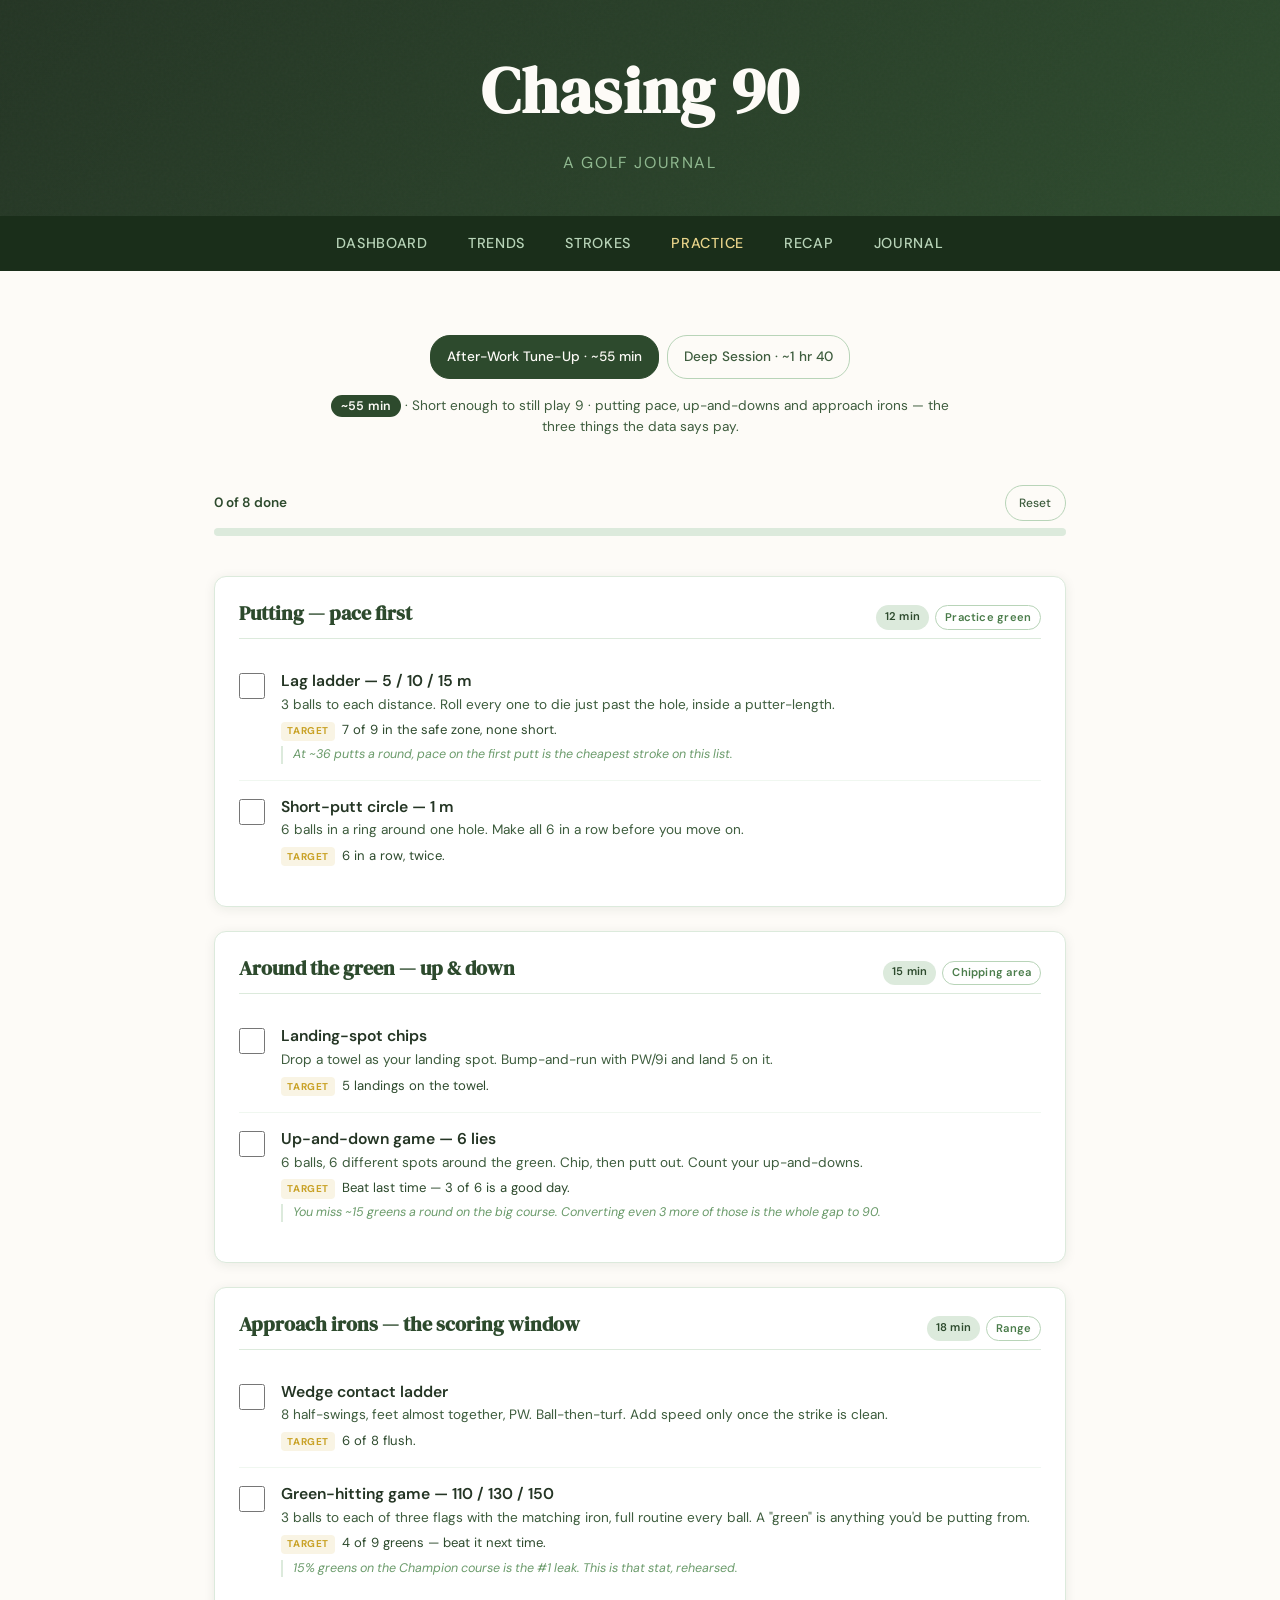
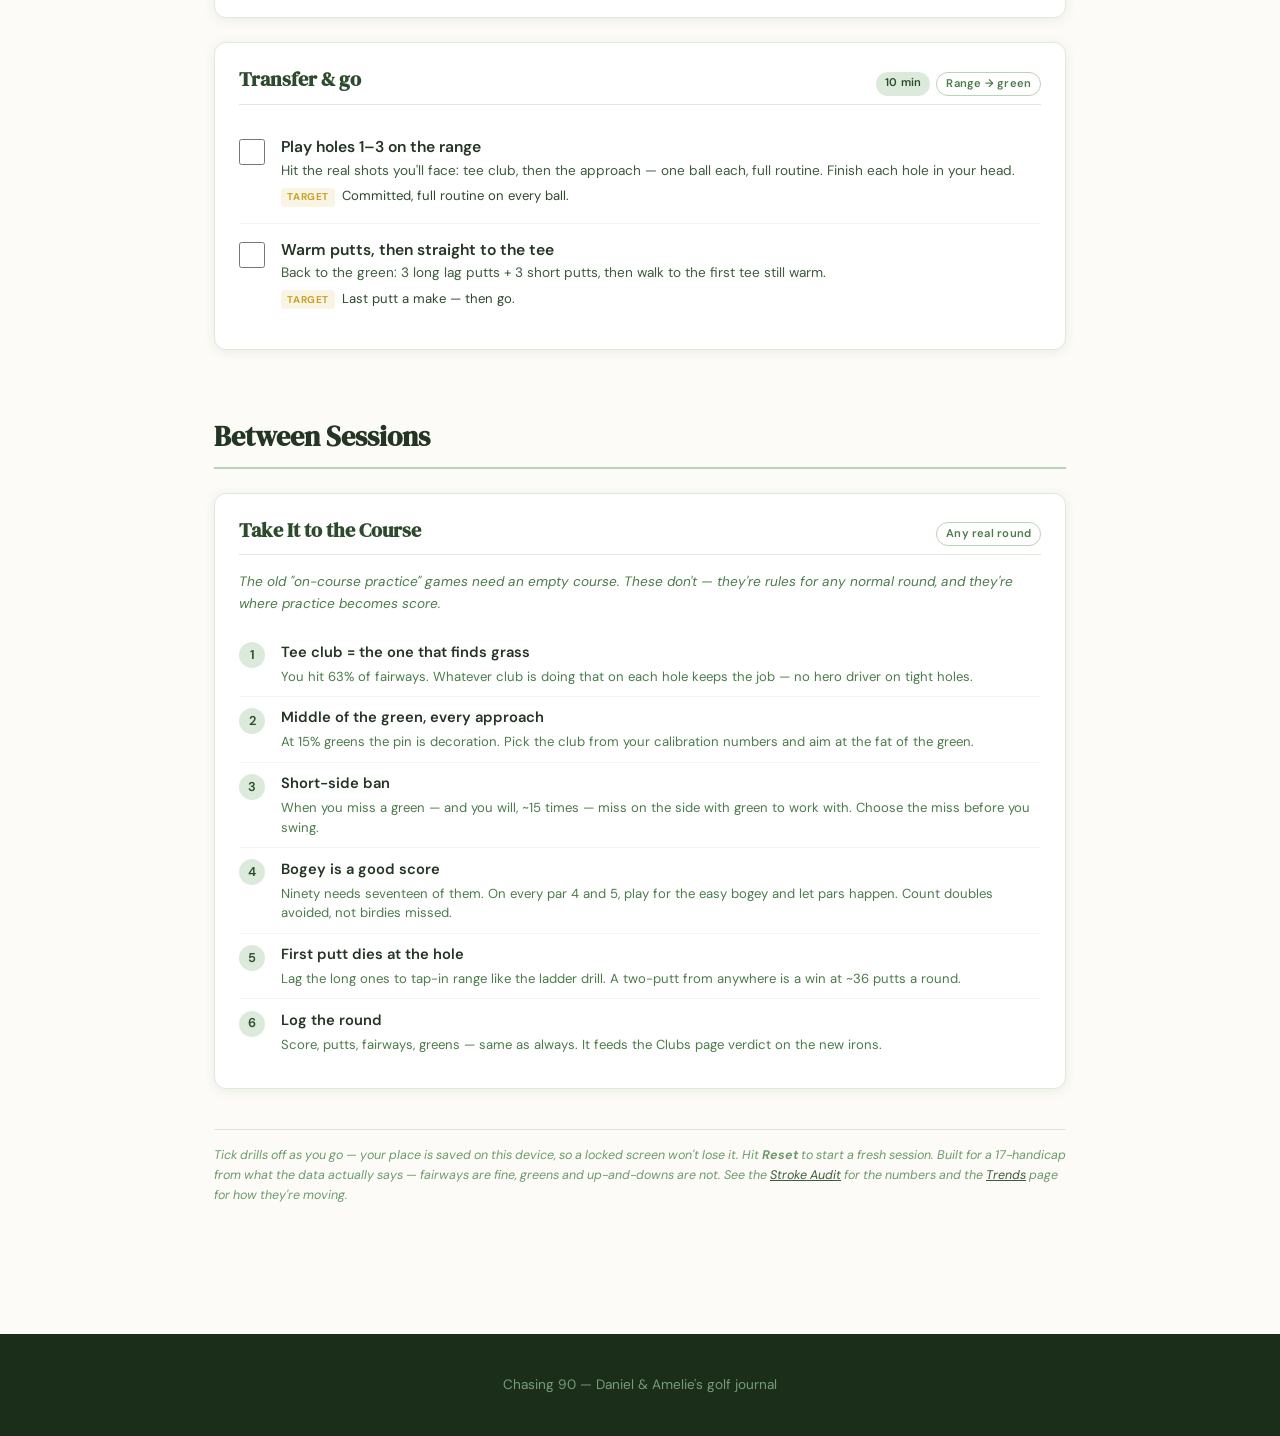
<file: practice.html>
<!DOCTYPE html>
<html lang="en">
<head>
    <meta charset="UTF-8">
    <meta name="viewport" content="width=device-width, initial-scale=1.0">
    <meta name="robots" content="noindex, nofollow">
    <title>Chasing 90 — Practice</title>

    <link rel="preconnect" href="https://fonts.googleapis.com">
    <link rel="preconnect" href="https://fonts.gstatic.com" crossorigin>
    <link href="https://fonts.googleapis.com/css2?family=DM+Sans:wght@400;500;600&family=DM+Serif+Display&display=swap" rel="stylesheet">

    <link rel="stylesheet" href="css/styles.css">
</head>
<body>

    <header>
        <h1 class="site-title">Chasing 90</h1>
        <p class="site-subtitle">A golf journal</p>
    </header>

    <nav>
        <a href="index.html">Dashboard</a>
        <a href="trends.html">Trends</a>
        <a href="strokes.html">Strokes</a>
        <a href="practice.html" class="active">Practice</a>
        <a href="recap.html">Recap</a>
        <a href="journal.html">Journal</a>
    </nav>

    <main>
        <div class="course-switch">
            <div class="course-tabs routine-toggle">
                <button class="course-tab" data-view="short" onclick="setRoutineView('short')">After-Work Tune-Up · ~55 min</button>
                <button class="course-tab" data-view="long" onclick="setRoutineView('long')">Deep Session · ~1 hr 40</button>
            </div>
            <p class="routine-meta" id="routine-meta"></p>
        </div>

        <div class="focus-bar" id="focus-bar"></div>

        <section id="routine">
            <div class="routine-progress" id="routine-progress"></div>
            <div id="routine-blocks">
                <p class="loading">Loading routine...</p>
            </div>
        </section>

        <section id="transfer">
            <h2 class="section-title">Between Sessions</h2>
            <div id="round-rules"></div>
            <p class="routine-footnote">
                Tick drills off as you go — your place is saved on this device, so a locked screen won't lose it.
                Hit <strong>Reset</strong> to start a fresh session. Built for a 17-handicap from what the data
                actually says — fairways are fine, greens and up-and-downs are not. See the
                <a href="strokes.html">Stroke Audit</a> for the numbers and the <a href="trends.html">Trends</a> page
                for how they're moving.
            </p>
        </section>
    </main>

    <footer>
        <p>Chasing 90 — Daniel &amp; Amelie's golf journal</p>
    </footer>

    <script src="js/practice.js"></script>

</body>
</html>
</file>
<file: css/styles.css>
/* ========================================
   CSS VARIABLES - Core design tokens
   ======================================== */
:root {
    --green-900: #1a2e1a;
    --green-800: #243524;
    --green-700: #2d4a2d;
    --green-600: #3d5c3d;
    --green-500: #4a7c4a;
    --green-400: #6b9b6b;
    --green-300: #8fb88f;
    --green-200: #b8d4b8;
    --green-100: #dceadc;
    --green-50: #f0f7f0;

    --cream: #fdfbf7;
    --gold: #c9a227;
    --gold-light: #e8d48a;
    --daniel: #4a6fa5;
    --amelie: #4a7c4a;

    --font-display: 'DM Serif Display', Georgia, serif;
    --font-body: 'DM Sans', -apple-system, sans-serif;

    --space-xs: 0.5rem;
    --space-sm: 1rem;
    --space-md: 1.5rem;
    --space-lg: 2.5rem;
    --space-xl: 4rem;
}

/* ========================================
   RESET & BASE STYLES
   ======================================== */
*, *::before, *::after {
    box-sizing: border-box;
    margin: 0;
    padding: 0;
}

html { scroll-behavior: smooth; }

body {
    font-family: var(--font-body);
    background-color: var(--cream);
    color: var(--green-900);
    line-height: 1.6;
    min-height: 100vh;
}

/* ========================================
   HEADER
   ======================================== */
header {
    background: linear-gradient(135deg, var(--green-800) 0%, var(--green-700) 100%);
    padding: var(--space-lg) var(--space-md);
    text-align: center;
    position: relative;
    overflow: hidden;
}

header::before {
    content: '';
    position: absolute;
    top: 0; left: 0; right: 0; bottom: 0;
    background-image: url("data:image/svg+xml,%3Csvg viewBox='0 0 100 100' xmlns='http://www.w3.org/2000/svg'%3E%3Cfilter id='noise'%3E%3CfeTurbulence type='fractalNoise' baseFrequency='0.8' numOctaves='4' stitchTiles='stitch'/%3E%3C/filter%3E%3Crect width='100%25' height='100%25' filter='url(%23noise)'/%3E%3C/svg%3E");
    opacity: 0.03;
    pointer-events: none;
}

.site-title {
    font-family: var(--font-display);
    font-size: clamp(2.5rem, 8vw, 4rem);
    color: var(--cream);
    letter-spacing: 0.02em;
    position: relative;
}

.site-subtitle {
    color: var(--green-300);
    font-size: 1rem;
    margin-top: var(--space-xs);
    font-weight: 400;
    letter-spacing: 0.1em;
    text-transform: uppercase;
}

/* ========================================
   NAVIGATION (with unit toggle)
   ======================================== */
nav {
    background: var(--green-900);
    padding: var(--space-sm) var(--space-md);
    display: flex;
    justify-content: center;
    align-items: center;
    gap: var(--space-lg);
    position: sticky;
    top: 0;
    z-index: 100;
    flex-wrap: wrap;
}

nav a {
    color: var(--green-200);
    text-decoration: none;
    font-weight: 500;
    font-size: 0.9rem;
    letter-spacing: 0.05em;
    text-transform: uppercase;
    transition: color 0.2s ease;
}

nav a:hover { color: var(--gold-light); }

/* ---- Imperial/Metric toggle button ---- */
.unit-toggle {
    background: var(--green-700);
    border: 1px solid var(--green-500);
    color: var(--green-200);
    padding: 0.3rem 0.75rem;
    border-radius: 20px;
    font-family: var(--font-body);
    font-size: 0.8rem;
    cursor: pointer;
    transition: background 0.2s ease, color 0.2s ease;
    letter-spacing: 0.03em;
}

.unit-toggle:hover {
    background: var(--green-600);
    color: var(--cream);
}

/* ========================================
   HERO STATS BANNER
   ======================================== */
.hero-stats {
    background: linear-gradient(135deg, var(--green-700) 0%, var(--green-600) 100%);
    padding: var(--space-md) var(--space-md);
}

.hero-stats-inner {
    max-width: 900px;
    margin: 0 auto;
    display: grid;
    grid-template-columns: 1fr 1fr;
    gap: var(--space-md);
}

.hero-player {
    display: flex;
    flex-direction: column;
    gap: var(--space-xs);
}

.hero-player-name {
    font-family: var(--font-display);
    font-size: 1.1rem;
    color: var(--cream);
}

.hero-player-stats {
    display: grid;
    grid-template-columns: repeat(3, 1fr);
    gap: var(--space-xs) var(--space-sm);
}

.hero-stat {
    text-align: center;
}

.hero-stat-value {
    font-size: 1.5rem;
    font-weight: 600;
    color: var(--cream);
    line-height: 1.1;
}

.hero-stat-label {
    font-size: 0.65rem;
    color: var(--green-300);
    text-transform: uppercase;
    letter-spacing: 0.05em;
}

.hero-stat-sub {
    font-size: 0.65rem;
    color: var(--green-200);
    line-height: 1.25;
    margin-top: 1px;
}

.hero-season {
    max-width: 900px;
    margin: 0 auto var(--space-sm);
    display: flex;
    flex-wrap: wrap;
    align-items: center;
    justify-content: space-between;
    gap: var(--space-xs) var(--space-sm);
}

.hero-season-label {
    font-size: 0.7rem;
    color: var(--green-200);
    text-transform: uppercase;
    letter-spacing: 0.08em;
}

.hero-season-label a { color: inherit; }
.hero-season-label a:hover { color: var(--cream); }

.hero-season-tabs {
    display: flex;
    gap: 4px;
}

.hero-season-tab {
    background: transparent;
    border: 1px solid var(--green-500);
    border-radius: 999px;
    padding: 2px 10px;
    font: inherit;
    font-size: 0.7rem;
    color: var(--green-200);
    cursor: pointer;
}

.hero-season-tab:hover { color: var(--cream); }

.hero-season-tab.active {
    background: var(--cream);
    border-color: var(--cream);
    color: var(--green-800);
}

@media (max-width: 600px) {
    .hero-stats-inner {
        grid-template-columns: 1fr;
        gap: var(--space-sm);
    }
    .hero-player-stats {
        gap: var(--space-xs);
    }
    .hero-stat-value {
        font-size: 1.3rem;
    }
}

/* ========================================
   JOURNAL PAGE
   ======================================== */
.site-title a {
    color: inherit;
    text-decoration: none;
}

/* ========================================
   BLOG POSTS
   ======================================== */
.blog-post {
    background: white;
    border-radius: 12px;
    padding: var(--space-md) var(--space-lg);
    margin-bottom: var(--space-md);
    box-shadow: 0 2px 12px rgba(26, 46, 26, 0.08);
    border: 1px solid var(--green-100);
    border-left: 4px solid var(--green-500);
}

.post-date {
    font-size: 0.8rem;
    color: var(--green-400);
    text-transform: uppercase;
    letter-spacing: 0.05em;
    margin-bottom: var(--space-xs);
}

.post-title {
    font-family: var(--font-display);
    font-size: 1.5rem;
    color: var(--green-800);
    margin-bottom: var(--space-sm);
}

.post-content { color: var(--green-700); line-height: 1.7; }
.post-content p { margin-bottom: var(--space-sm); }
.post-content p:last-child { margin-bottom: 0; }

.post-content img {
    max-width: 100%;
    border-radius: 8px;
    margin: var(--space-sm) 0;
    box-shadow: 0 2px 8px rgba(26, 46, 26, 0.1);
}

/* Cover image — centered and height-capped so it never crops.
   Works for portrait (vertical phone) and landscape photos alike. */
.post-cover {
    display: block;
    width: auto;
    max-width: 100%;
    max-height: 520px;
    margin: 0 auto var(--space-md);
    border-radius: 8px;
    box-shadow: 0 2px 8px rgba(26, 46, 26, 0.1);
}

@media (max-width: 600px) {
    .post-cover { max-height: 70vh; }
}

/* ========================================
   COMMENTS
   ======================================== */
.comments-section {
    margin-top: var(--space-md);
    padding-top: var(--space-md);
    border-top: 1px dashed var(--green-200);
}

.comments-heading {
    font-family: var(--font-display);
    font-size: 1.1rem;
    color: var(--green-700);
    margin-bottom: var(--space-sm);
}

.comment {
    background: var(--green-50);
    border-radius: 8px;
    padding: var(--space-sm);
    margin-bottom: var(--space-xs);
    border: 1px solid var(--green-100);
}

.comment-header {
    display: flex;
    justify-content: space-between;
    align-items: center;
    margin-bottom: 0.25rem;
    flex-wrap: wrap;
    gap: 0.25rem;
}

.comment-name {
    font-weight: 600;
    color: var(--green-800);
    font-size: 0.9rem;
}

.comment-date {
    font-size: 0.75rem;
    color: var(--green-400);
}

.comment-text {
    color: var(--green-700);
    font-size: 0.9rem;
    line-height: 1.5;
}

.no-comments {
    color: var(--green-400);
    font-style: italic;
    font-size: 0.9rem;
}

.leave-comment-btn {
    display: inline-block;
    margin-top: var(--space-sm);
    background: var(--green-600);
    color: var(--cream);
    padding: 0.5rem 1.25rem;
    border-radius: 8px;
    text-decoration: none;
    font-size: 0.85rem;
    font-weight: 500;
    transition: background 0.2s ease;
}

.leave-comment-btn:hover {
    background: var(--green-700);
}

@media (max-width: 600px) {
    .blog-post { padding: var(--space-md); }
}

.journal-recaps {
    display: flex;
    flex-wrap: wrap;
    justify-content: center;
    gap: var(--space-xs) var(--space-md);
    margin-bottom: var(--space-md);
}

.journal-recap-link {
    font-family: var(--font-display);
    font-size: 1.15rem;
    color: var(--green-700);
    text-decoration: none;
}

.journal-recap-link:hover { color: var(--green-500); text-decoration: underline; }

/* ========================================
   SEASON RECAP
   ======================================== */
.recap-opening {
    background: linear-gradient(135deg, var(--green-700) 0%, var(--green-600) 100%);
    color: var(--cream);
    padding: var(--space-lg) var(--space-md);
    text-align: center;
}

.recap-opening:empty { display: none; }

.recap-eyebrow {
    font-size: 0.75rem;
    letter-spacing: 0.1em;
    text-transform: uppercase;
    color: var(--green-200);
}

.recap-title {
    font-family: var(--font-display);
    font-size: clamp(1.5rem, 5vw, 2rem);
    font-weight: 400;
    line-height: 1.1;
    margin-top: var(--space-xs);
}

.recap-year {
    font-size: 1.1rem;
    letter-spacing: 0.15em;
    color: var(--gold-light);
}

.recap-lede {
    font-size: 1.15rem;
    margin-top: var(--space-sm);
}

.recap-opening-players {
    display: flex;
    flex-wrap: wrap;
    justify-content: center;
    gap: var(--space-sm) var(--space-lg);
    margin-top: var(--space-md);
}

.recap-opening-player {
    display: flex;
    flex-direction: column;
    gap: 0.1rem;
}

.recap-opening-name {
    font-family: var(--font-display);
    font-size: 1.25rem;
}

.recap-opening-stat {
    font-size: 0.85rem;
    color: var(--green-200);
}

.recap-opening-stat strong {
    font-size: 1.05rem;
    color: var(--cream);
}

.recap-intro {
    max-width: 640px;
    margin: var(--space-md) auto 0;
    font-size: 1rem;
    line-height: 1.6;
}

.recap-note p {
    color: var(--green-700);
    line-height: 1.7;
}

.recap-note p + p { margin-top: var(--space-xs); }

.recap-note .recap-note-pending {
    font-style: italic;
    color: var(--green-400);
}

.recap-story {
    margin-bottom: var(--space-sm);
    font-size: 1.05rem;
    line-height: 1.6;
    color: var(--green-700);
}

#recap-index-story { margin-bottom: var(--space-md); }

.recap-round-link {
    border: none;
    background: none;
    padding: 0;
    font: inherit;
    color: inherit;
    cursor: pointer;
    text-decoration: underline;
    text-decoration-color: var(--green-300);
    text-underline-offset: 2px;
}

.recap-round-link:hover { color: var(--green-500); }

.recap-best-who {
    font-size: 0.8rem;
    font-weight: 600;
}

.recap-best-score {
    font-family: var(--font-display);
    font-size: 3rem;
    line-height: 1.15;
    color: var(--green-800);
}

.recap-best-score span {
    font-family: var(--font-body);
    font-size: 1rem;
    color: var(--green-500);
}

.recap-best-when {
    font-size: 0.85rem;
    color: var(--green-600);
}

.recap-best-when .recap-round-link + .recap-round-link { margin-left: 0.4rem; }

.recap-best-gain {
    margin-top: var(--space-xs);
    font-size: 0.85rem;
    font-weight: 500;
    color: #7a5f00;
}

.recap-best-story {
    margin-top: var(--space-xs);
    font-size: 0.9rem;
    line-height: 1.55;
    color: var(--green-700);
}

.h2h-card h3 { margin-bottom: var(--space-xs); }

.h2h-names {
    display: flex;
    justify-content: space-between;
    gap: var(--space-xs);
    font-size: 0.9rem;
    font-weight: 600;
    color: var(--green-500);
}

.h2h-bar {
    display: flex;
    height: 26px;
    margin-top: 0.3rem;
    border-radius: 6px;
    overflow: hidden;
}

.h2h-seg {
    display: flex;
    align-items: center;
    justify-content: center;
    min-width: 1.4rem;
    font-size: 0.75rem;
    font-weight: 600;
}

.h2h-note {
    margin-top: var(--space-xs);
    font-size: 0.85rem;
    line-height: 1.5;
    color: var(--green-600);
}

.h2h-card { align-self: start; }

.h2h-toggle {
    margin-top: var(--space-xs);
    border: none;
    background: none;
    padding: 0.25rem 0;
    font: inherit;
    font-size: 0.85rem;
    font-weight: 500;
    color: var(--green-600);
    cursor: pointer;
}

.h2h-toggle:hover { color: var(--green-800); text-decoration: underline; }

.match-total { padding-right: 1.75rem; }  /* clear of the close button */
.match-total .big-score { white-space: nowrap; }
.match-table .match-after { opacity: 0.45; }
.match-status-row td { font-size: 0.75rem; font-weight: 600; }
.match-status-even { color: var(--green-400); }

/* Both players' scores read best side by side, so fit the whole nine on a phone without scrolling */
@media (max-width: 600px) {
    .scorecard-table-wrapper.match-table-wrapper { padding: var(--space-sm) 0.5rem; }
    .scorecard-table.match-table th,
    .scorecard-table.match-table td { padding: 0.3rem 0.05rem; font-size: 0.72rem; letter-spacing: 0; }
    .match-table .score-shape { width: 21px; height: 21px; font-size: 0.72rem; }
    .scorecard-table.match-table .match-status-row td { font-size: 0.65rem; }
}

.match-card-links {
    display: flex;
    flex-wrap: wrap;
    justify-content: center;
    gap: var(--space-xs) var(--space-md);
    margin-top: var(--space-sm);
    font-size: 0.85rem;
    color: var(--green-600);
}

.h2h-rows-note {
    margin-top: var(--space-xs);
    font-size: 0.78rem;
    font-style: italic;
    color: var(--green-400);
}

.h2h-rows { margin-top: var(--space-xs); font-size: 0.85rem; }
.h2h-rows td, .h2h-rows th { padding: 0.35rem 0.4rem; }
.h2h-winner { font-weight: 700; }

.h2h-result {
    font-size: 0.78rem;
    color: var(--green-500);
    white-space: nowrap;
}

.recap-footnote {
    margin-top: var(--space-sm);
    font-size: 0.78rem;
    font-style: italic;
    color: var(--green-400);
}

.recap-birdies-grid {
    display: grid;
    grid-template-columns: repeat(auto-fit, minmax(300px, 1fr));
    gap: var(--space-md);
}

.recap-birdie-total {
    margin-bottom: var(--space-xs);
    font-size: 0.95rem;
    color: var(--green-600);
}

.recap-table-wrap { overflow-x: auto; }

.recap-table {
    width: 100%;
    border-collapse: collapse;
    font-size: 0.9rem;
}

.recap-table th {
    padding: 0.4rem 0.5rem;
    border-bottom: 2px solid var(--green-200);
    text-align: left;
    font-size: 0.75rem;
    font-weight: 600;
    color: var(--green-500);
}

.recap-table td {
    padding: 0.5rem;
    border-bottom: 1px solid var(--green-100);
    vertical-align: top;
    color: var(--green-800);
}

.recap-hole-detail {
    font-size: 0.75rem;
    color: var(--green-500);
}

.recap-photos {
    column-count: 2;
    column-gap: var(--space-sm);
}

.recap-photo {
    display: block;
    break-inside: avoid;
    margin-bottom: var(--space-sm);
    text-decoration: none;
    color: var(--green-600);
    font-size: 0.8rem;
}

.recap-photo img {
    display: block;
    width: 100%;
    margin-bottom: 0.25rem;
    border-radius: 8px;
}

.recap-hook {
    margin-bottom: var(--space-md);
    font-family: var(--font-display);
    font-size: 1.5rem;
    line-height: 1.3;
    color: var(--green-800);
}

.recap-beat-table td:not(:first-child),
.recap-beat-table th:not(:first-child) { text-align: right; }

/* ========================================
   LATEST ROUND
   ======================================== */
.latest-head {
    display: flex;
    align-items: baseline;
    justify-content: space-between;
    gap: var(--space-xs);
    margin-bottom: var(--space-sm);
}

.latest-card h3 { margin-bottom: 0; }

.latest-date {
    font-size: 0.8rem;
    color: var(--green-400);
}

.latest-summary { margin-top: var(--space-sm); }

.latest-records {
    list-style: none;
    margin-top: var(--space-sm);
    padding: 0.5rem 0.75rem;
    background: #faf3dd;
    border-left: 3px solid var(--gold);
    font-size: 0.85rem;
    font-weight: 500;
    color: #3d2e00;
}

.latest-changes { margin-top: var(--space-sm); }

.latest-change {
    display: flex;
    align-items: center;
    gap: var(--space-xs);
    padding: 0.35rem 0;
    border-top: 1px solid var(--green-100);
    font-size: 0.85rem;
}

.latest-change-label {
    flex: 1;
    color: var(--green-600);
}

.latest-change-values {
    color: var(--green-500);
    white-space: nowrap;
}

.latest-change-values strong { color: var(--green-800); }

.latest-change-delta {
    min-width: 4.5rem;
    padding: 0.1rem 0.4rem;
    border-radius: 4px;
    font-size: 0.75rem;
    text-align: center;
    color: var(--green-400);
}

.hcp-round-link {
    cursor: pointer;
    text-decoration: underline;
    text-decoration-color: var(--green-300);
    text-underline-offset: 2px;
}

.hcp-round-link:hover { color: var(--green-800); }

.latest-note {
    margin-top: var(--space-sm);
    font-size: 0.8rem;
    font-style: italic;
    color: var(--green-400);
}

/* ========================================
   MAIN CONTENT CONTAINER
   ======================================== */
main {
    max-width: 900px;
    margin: 0 auto;
    padding: var(--space-xl) var(--space-md);
}

section { margin-bottom: var(--space-xl); }

.section-title {
    font-family: var(--font-display);
    font-size: 1.75rem;
    color: var(--green-800);
    margin-bottom: var(--space-md);
    padding-bottom: var(--space-xs);
    border-bottom: 2px solid var(--green-200);
}

/* ========================================
   GOALS SECTION (compact par-relative)
   ======================================== */
.goals-grid {
    display: grid;
    grid-template-columns: repeat(auto-fit, minmax(280px, 1fr));
    gap: var(--space-md);
}

.goal-card {
    background: white;
    border-radius: 12px;
    padding: var(--space-sm) var(--space-md);
    box-shadow: 0 2px 12px rgba(26, 46, 26, 0.08);
    border: 1px solid var(--green-100);
}

.goal-card-name {
    font-family: var(--font-display);
    font-size: 1.25rem;
    color: var(--green-700);
    margin-bottom: var(--space-xs);
}

.goal-row {
    display: flex;
    align-items: center;
    gap: var(--space-sm);
    padding: 0.4rem 0;
}

.goal-row + .goal-row {
    border-top: 1px solid var(--green-50);
}

.goal-label {
    font-size: 0.8rem;
    font-weight: 600;
    color: var(--green-500);
    text-transform: uppercase;
    letter-spacing: 0.04em;
    min-width: 52px;
    flex-shrink: 0;
}

.goal-score {
    font-size: 1.5rem;
    font-weight: 600;
    color: var(--green-800);
    line-height: 1;
    min-width: 44px;
}

.goal-bar-wrap {
    flex: 1;
    min-width: 0;
}

.goal-bar {
    background: var(--green-100);
    border-radius: 10px;
    height: 14px;
    overflow: hidden;
    position: relative;
}

.goal-bar-fill {
    height: 100%;
    background: linear-gradient(90deg, var(--green-600) 0%, var(--green-500) 100%);
    border-radius: 10px;
    transition: width 0.8s ease-out;
}

.goal-bar-labels {
    display: flex;
    justify-content: flex-end;
    font-size: 0.65rem;
    color: var(--green-400);
    margin-top: 1px;
}

.goal-meta {
    display: flex;
    justify-content: space-between;
    font-size: 0.75rem;
    color: var(--green-500);
    margin-top: 2px;
}

.goal-meta strong {
    color: var(--green-700);
}

.goal-detail {
    font-size: 0.75rem;
    color: var(--green-400);
    cursor: pointer;
    transition: color 0.2s ease;
}

.goal-detail:hover {
    color: var(--green-700);
    text-decoration: underline;
}

/* ========================================
   STATS SECTION
   ======================================== */
.stats-grid {
    display: grid;
    grid-template-columns: repeat(auto-fit, minmax(280px, 1fr));
    gap: var(--space-md);
}

.stats-card {
    background: white;
    border-radius: 12px;
    padding: var(--space-md);
    box-shadow: 0 2px 12px rgba(26, 46, 26, 0.08);
    border: 1px solid var(--green-100);
}

.stats-card h3 {
    font-family: var(--font-display);
    font-size: 1.25rem;
    color: var(--green-700);
    margin-bottom: var(--space-sm);
}

.summary-stats {
    display: grid;
    grid-template-columns: repeat(auto-fit, minmax(280px, 1fr));
    gap: var(--space-md);
    margin-bottom: var(--space-lg);
}

.summary-card {
    background: white;
    border-radius: 12px;
    padding: var(--space-md);
    box-shadow: 0 2px 12px rgba(26, 46, 26, 0.08);
    border: 1px solid var(--green-100);
}

.summary-card h3 {
    font-family: var(--font-display);
    font-size: 1.25rem;
    color: var(--green-700);
    margin-bottom: var(--space-sm);
    padding-bottom: var(--space-xs);
    border-bottom: 1px solid var(--green-100);
}

.stat-row {
    display: flex;
    justify-content: space-between;
    padding: 0.4rem 0;
    border-bottom: 1px solid var(--green-50);
}
.stat-row:last-child { border-bottom: none; }

.stat-label { color: var(--green-500); font-size: 0.9rem; }
.stat-value { color: var(--green-800); font-weight: 600; font-size: 0.9rem; }

.favorite-club {
    display: flex;
    align-items: center;
    gap: var(--space-xs);
    margin-top: var(--space-xs);
    padding-top: var(--space-xs);
    border-top: 1px dashed var(--green-200);
}
.favorite-club .stat-label { font-style: italic; }
.favorite-club .stat-value { color: var(--green-600); }

/* ========================================
   ROUND CARDS (now clickable for scorecard)
   ======================================== */
.rounds-list {
    display: flex;
    flex-direction: column;
    gap: var(--space-xs);
}

.round-card {
    background: var(--green-50);
    border-radius: 8px;
    padding: var(--space-sm);
    border: 1px solid var(--green-100);
    cursor: pointer;
    transition: background 0.2s ease, border-color 0.2s ease;
}

.round-card:hover {
    background: var(--green-100);
    border-color: var(--green-200);
}

/* Hint that appears on hover for rounds with scorecard data */
.round-card[data-has-scorecard="true"]::after {
    content: 'View scorecard \2192';
    display: block;
    font-size: 0.75rem;
    color: var(--green-400);
    margin-top: 0.4rem;
    opacity: 0;
    transition: opacity 0.2s ease;
}
.round-card[data-has-scorecard="true"]:hover::after { opacity: 1; }

.round-header {
    display: flex;
    justify-content: space-between;
    align-items: center;
    margin-bottom: var(--space-xs);
    flex-wrap: wrap;
    gap: var(--space-xs);
}

.round-date { font-weight: 600; color: var(--green-800); font-size: 0.9rem; }
.round-course { color: var(--green-600); font-size: 0.85rem; }
.round-tees { font-size: 0.8rem; color: var(--green-500); }

.round-score-row {
    display: flex;
    align-items: baseline;
    gap: var(--space-sm);
    margin-bottom: var(--space-xs);
}

.round-score { font-size: 1.75rem; font-weight: 600; color: var(--green-800); line-height: 1; }
.round-to-par { font-size: 1rem; color: var(--green-500); font-weight: 500; }

.round-stats { display: flex; gap: var(--space-md); font-size: 0.8rem; color: var(--green-600); }
.round-stat { display: flex; gap: 0.25rem; }
.round-stat-label { color: var(--green-400); }

.round-type-badge {
    display: inline-block;
    font-size: 0.7rem;
    font-weight: 600;
    text-transform: uppercase;
    letter-spacing: 0.04em;
    padding: 0.15em 0.5em;
    border-radius: 3px;
    background: var(--green-100);
    color: var(--green-600);
    border: 1px solid var(--green-300);
}

/* ---- Tournament rounds in the main lists ---- */
.round-type-badge.round-type-tournament {
    background: var(--gold-light);
    color: #3d2e00;
    border-color: var(--gold);
}

.round-card-tournament {
    border-left: 3px solid var(--gold);
    background: linear-gradient(90deg, #faf3dd 0%, var(--green-50) 55%);
}
.round-card-tournament:hover {
    background: linear-gradient(90deg, #f5ead0 0%, var(--green-100) 55%);
    border-left-color: var(--gold);
}

/* ========================================
   TOURNAMENTS SECTION
   ======================================== */
.tournament-intro {
    font-size: 0.85rem;
    color: var(--green-500);
    margin-bottom: var(--space-md);
    font-style: italic;
}

.tournament-list {
    display: grid;
    grid-template-columns: repeat(auto-fit, minmax(300px, 1fr));
    gap: var(--space-md);
}

.tournament-event {
    background: white;
    border-radius: 12px;
    border: 1px solid var(--green-100);
    border-top: 3px solid var(--gold);
    box-shadow: 0 2px 12px rgba(26, 46, 26, 0.08);
    overflow: hidden;
}

.tournament-event-header {
    display: flex;
    align-items: center;
    gap: var(--space-sm);
    padding: var(--space-sm) var(--space-md);
    background: linear-gradient(90deg, #faf3dd 0%, white 75%);
    border-bottom: 1px solid var(--green-100);
}

.tournament-trophy { font-size: 1.5rem; line-height: 1; }

.tournament-event-name {
    font-family: var(--font-display);
    font-size: 1.2rem;
    color: var(--green-800);
    line-height: 1.2;
}
.tournament-event-date { font-size: 0.8rem; color: var(--green-500); }

.tournament-round-group { padding: 0 var(--space-md) var(--space-xs); }

.tournament-round {
    display: grid;
    grid-template-columns: 1fr auto;
    align-items: center;
    gap: 0.15rem var(--space-sm);
    padding: var(--space-sm) 0;
    cursor: pointer;
}
.tournament-round + .tournament-round { border-top: 1px solid var(--green-50); }
.tournament-round[data-has-scorecard="false"] { cursor: default; }

.tournament-round-info { display: flex; flex-direction: column; gap: 0.1rem; }
.tournament-round-player { font-weight: 600; color: var(--green-800); font-size: 0.95rem; }
.tournament-round-course { font-size: 0.85rem; color: var(--green-600); }
.tournament-round-holes { font-size: 0.75rem; color: var(--green-400); }

.tournament-round-result { display: flex; align-items: baseline; gap: 0.4rem; justify-self: end; }
.tournament-round-score { font-size: 1.6rem; font-weight: 600; color: var(--green-800); line-height: 1; }
.tournament-round-topar { font-size: 0.9rem; color: var(--green-500); font-weight: 500; }

.tournament-round-stats { grid-column: 1 / -1; margin-top: 0.15rem; }

/* Scorecard affordance, mirroring .round-card's hover hint */
.tournament-round[data-has-scorecard="true"] .tournament-round-holes::after {
    content: ' · view scorecard →';
    color: var(--green-400);
    opacity: 0;
    transition: opacity 0.2s ease;
}
.tournament-round[data-has-scorecard="true"]:hover .tournament-round-holes::after { opacity: 1; }

/* ========================================
   VIEW ALL / HISTORY
   ======================================== */
.view-all-link {
    display: inline-block;
    margin-top: var(--space-sm);
    color: var(--green-600);
    font-size: 0.85rem;
    text-decoration: none;
    font-weight: 500;
    transition: color 0.2s ease;
}
.view-all-link:hover { color: var(--green-800); text-decoration: underline; }

.full-history {
    display: none;
    margin-top: var(--space-sm);
    padding-top: var(--space-sm);
    border-top: 1px dashed var(--green-200);
}
.full-history.expanded { display: block; }

/* ========================================
   SCORECARD MODAL (hole-by-hole detail)
   ======================================== */
.scorecard-overlay {
    display: none;
    position: fixed;
    top: 0; left: 0; right: 0; bottom: 0;
    background: rgba(26, 46, 26, 0.6);
    z-index: 200;
    justify-content: center;
    align-items: center;
    padding: var(--space-md);
}
.scorecard-overlay.active { display: flex; }

.scorecard-modal {
    background: var(--cream);
    border-radius: 12px;
    max-width: 800px;
    width: 100%;
    max-height: 85vh;
    overflow-y: auto;
    box-shadow: 0 8px 40px rgba(26, 46, 26, 0.3);
    position: relative;
}

.scorecard-header {
    background: var(--green-800);
    color: var(--cream);
    padding: var(--space-md);
    border-radius: 12px 12px 0 0;
    display: flex;
    justify-content: space-between;
    align-items: flex-start;
}

.scorecard-header-info h3 {
    font-family: var(--font-display);
    font-size: 1.5rem;
    margin-bottom: 0.25rem;
}
.scorecard-header-info p { color: var(--green-300); font-size: 0.85rem; }

.scorecard-total { text-align: right; }
.scorecard-total .big-score { font-size: 2.5rem; font-weight: 600; line-height: 1; }
.scorecard-total .to-par { color: var(--green-300); font-size: 1rem; }

.scorecard-close {
    position: absolute;
    top: var(--space-sm);
    right: var(--space-sm);
    background: none;
    border: none;
    color: var(--green-300);
    font-size: 1.5rem;
    cursor: pointer;
    line-height: 1;
    padding: 0.25rem;
}
.scorecard-close:hover { color: var(--cream); }

.scorecard-table-wrapper { padding: var(--space-md); overflow-x: auto; }

.scorecard-table {
    width: 100%;
    border-collapse: collapse;
    font-size: 0.85rem;
}

.scorecard-table th,
.scorecard-table td {
    padding: 0.4rem 0.5rem;
    text-align: center;
    border-bottom: 1px solid var(--green-100);
}

.scorecard-table th {
    background: var(--green-50);
    color: var(--green-600);
    font-weight: 600;
    font-size: 0.8rem;
    text-transform: uppercase;
    letter-spacing: 0.03em;
}

/* ---- Golf scorecard shapes ----
   Under par = circle
   Par       = no shape
   Over par  = square
   All black for clean look
*/
.score-shape {
    display: inline-flex;
    align-items: center;
    justify-content: center;
    width: 28px;
    height: 28px;
    font-weight: 600;
    font-size: 0.85rem;
    color: var(--green-900);
}

.score-under-par {
    border: 2px solid var(--green-900);
    border-radius: 50%;
}

.score-over-par {
    border: 2px solid var(--green-900);
}

.score-double-bogey {
    border: 2px solid var(--green-900);
    outline: 2px solid var(--green-900);
    outline-offset: 2px;
}

.score-triple-bogey {
    border: 2px solid #c03020;
    outline: 2px solid #c03020;
    outline-offset: 2px;
}

.scorecard-table .total-col {
    background: var(--green-50);
    font-weight: 700;
    border-left: 2px solid var(--green-200);
}

.scorecard-empty {
    padding: var(--space-lg);
    text-align: center;
    color: var(--green-400);
    font-style: italic;
}

/* ---- Round report card (headline, scoring summary, vs-average row) ---- */
.scorecard-report { padding: var(--space-md) var(--space-md) 0; }

.scorecard-headline {
    background: rgba(201, 162, 39, 0.12);
    border: 1px solid rgba(201, 162, 39, 0.35);
    color: var(--green-800);
    border-radius: 8px;
    padding: 0.5rem 0.75rem;
    font-size: 0.85rem;
    font-weight: 500;
    margin-bottom: var(--space-sm);
    text-align: center;
}

.summary-bar {
    display: flex;
    height: 22px;
    border-radius: 6px;
    overflow: hidden;
}

.summary-seg {
    display: flex;
    align-items: center;
    justify-content: center;
    font-size: 0.7rem;
    font-weight: 600;
    min-width: 18px;
}

.summary-chips {
    display: flex;
    flex-wrap: wrap;
    gap: 0.3rem 0.9rem;
    margin-top: 0.4rem;
    justify-content: center;
}

.summary-chip {
    font-size: 0.75rem;
    color: var(--green-600);
    display: inline-flex;
    align-items: center;
    gap: 0.3rem;
}

.summary-dot {
    width: 9px;
    height: 9px;
    border-radius: 50%;
    display: inline-block;
}

.vs-cell { font-size: 0.72rem; font-weight: 600; }
.vs-na   { color: var(--green-200); font-weight: 400; }
.vs-even { color: var(--green-400); }
.vs-better      { background: rgba(45, 122, 45, 0.10);  color: #2d7a2d; }
.vs-much-better { background: rgba(45, 122, 45, 0.22);  color: #1f5c1f; }
.vs-worse       { background: rgba(192, 48, 32, 0.08);  color: #b04a36; }
.vs-much-worse  { background: rgba(192, 48, 32, 0.18);  color: #962f1f; }

.vs-avg-note {
    font-size: 0.72rem;
    color: var(--green-400);
    font-style: italic;
    margin-top: var(--space-xs);
}

/* ========================================
   SEASON TIMELINE
   ======================================== */
#timeline { scroll-margin-top: 60px; }

.timeline {
    position: relative;
    padding: var(--space-md) 0;
}

/* The vertical centre line */
.timeline::before {
    content: '';
    position: absolute;
    left: 50%;
    top: 0;
    bottom: 0;
    width: 2px;
    background: var(--green-200);
    transform: translateX(-50%);
}

.timeline-entry {
    display: flex;
    align-items: flex-start;
    position: relative;
    margin-bottom: var(--space-md);
    width: 100%;
}

.timeline-entry:last-child { margin-bottom: 0; }

.timeline-entry.hidden { display: none; }

/* Alternating sides */
.timeline-entry.left .timeline-card {
    margin-right: calc(50% + 24px);
}

.timeline-entry.right .timeline-card {
    margin-left: calc(50% + 24px);
}

/* Centre dot on the line */
.timeline-dot {
    position: absolute;
    left: 50%;
    top: 8px;
    width: 14px;
    height: 14px;
    border-radius: 50%;
    background: var(--green-500);
    border: 3px solid var(--cream);
    box-shadow: 0 0 0 2px var(--green-300);
    transform: translateX(-50%);
    z-index: 2;
}

/* Dot colour by milestone type */
.timeline-dot.type-personal-best { background: var(--gold); box-shadow: 0 0 0 2px var(--gold-light); }
.timeline-dot.type-first         { background: #e06c4a; box-shadow: 0 0 0 2px #f0a890; }
.timeline-dot.type-season        { background: var(--green-700); box-shadow: 0 0 0 2px var(--green-400); }
.timeline-dot.type-equipment     { background: #5b8fb9; box-shadow: 0 0 0 2px #a3c8e0; }
.timeline-dot.type-tournament    { background: #b8860b; box-shadow: 0 0 0 2px var(--gold-light); }

/* The card itself */
.timeline-card {
    background: white;
    border-radius: 10px;
    padding: var(--space-sm);
    box-shadow: 0 2px 12px rgba(26, 46, 26, 0.08);
    border: 1px solid var(--green-100);
    position: relative;
}

.timeline-date {
    font-size: 0.75rem;
    color: var(--green-400);
    text-transform: uppercase;
    letter-spacing: 0.05em;
    margin-bottom: 4px;
}

.timeline-badge {
    display: inline-block;
    font-size: 0.65rem;
    font-weight: 600;
    text-transform: uppercase;
    letter-spacing: 0.06em;
    padding: 2px 8px;
    border-radius: 10px;
    margin-bottom: 6px;
}

.timeline-badge.type-personal-best { background: var(--gold-light); color: #7a6210; }
.timeline-badge.type-first         { background: #fde0d6; color: #8b3a20; }
.timeline-badge.type-season        { background: var(--green-100); color: var(--green-700); }
.timeline-badge.type-equipment     { background: #d6eaf8; color: #2e6d8e; }
.timeline-badge.type-milestone     { background: var(--green-50); color: var(--green-600); }
.timeline-badge.type-tournament    { background: var(--gold); color: #3d2e00; font-weight: 600; }

.timeline-title {
    font-family: var(--font-display);
    font-size: 1.05rem;
    color: var(--green-800);
    margin-bottom: 2px;
}

.timeline-desc {
    font-size: 0.85rem;
    color: var(--green-600);
    line-height: 1.4;
}

.timeline-image {
    width: 100%;
    border-radius: 8px;
    margin-top: var(--space-xs);
    box-shadow: 0 2px 8px rgba(26, 46, 26, 0.1);
}

.timeline-expand {
    display: block;
    margin: var(--space-md) auto 0;
    background: none;
    border: 1px solid var(--green-200);
    color: var(--green-600);
    padding: 0.4rem 1.25rem;
    border-radius: 20px;
    font-family: var(--font-body);
    font-size: 0.85rem;
    cursor: pointer;
    transition: background 0.2s ease, color 0.2s ease;
    position: relative;
    z-index: 3;
}

.timeline-expand:hover {
    background: var(--green-50);
    color: var(--green-800);
}

/* ========================================
   LOADING STATE
   ======================================== */
.loading {
    color: var(--green-400);
    font-style: italic;
    padding: var(--space-sm);
}

/* ========================================
   FOOTER
   ======================================== */
footer {
    background: var(--green-900);
    color: var(--green-300);
    text-align: center;
    padding: var(--space-lg) var(--space-md);
    font-size: 0.85rem;
}
footer p { opacity: 0.8; }

/* ========================================
   HANDICAP MODAL
   ======================================== */
.handicap-overlay {
    display: none;
    position: fixed;
    top: 0; left: 0; right: 0; bottom: 0;
    background: rgba(26, 46, 26, 0.6);
    z-index: 200;
    justify-content: center;
    align-items: center;
    padding: var(--space-md);
}
.handicap-overlay.active { display: flex; }

.handicap-modal {
    background: var(--cream);
    border-radius: 12px;
    max-width: 700px;
    width: 100%;
    max-height: 85vh;
    overflow-y: auto;
    box-shadow: 0 8px 40px rgba(26, 46, 26, 0.3);
    position: relative;
}

.handicap-header {
    background: var(--green-800);
    color: var(--cream);
    padding: var(--space-md);
    border-radius: 12px 12px 0 0;
    display: flex;
    justify-content: space-between;
    align-items: center;
}

.handicap-header h3 {
    font-family: var(--font-display);
    font-size: 1.5rem;
}

.handicap-whi {
    font-size: 2rem;
    font-weight: 600;
}

.handicap-whi-label {
    font-size: 0.8rem;
    color: var(--green-300);
}

.handicap-body { padding: var(--space-md); }

.handicap-chart-wrap {
    height: 220px;
    margin-bottom: var(--space-md);
}

.handicap-detail-toggle {
    background: none;
    border: none;
    color: var(--green-500);
    font-family: var(--font-body);
    font-size: 0.85rem;
    cursor: pointer;
    padding: 0;
    margin-bottom: var(--space-sm);
    display: block;
}
.handicap-detail-toggle:hover { color: var(--green-700); }

.handicap-detail { display: none; }
.handicap-detail.open { display: block; }

.handicap-table {
    width: 100%;
    border-collapse: collapse;
    font-size: 0.8rem;
}

.handicap-table th,
.handicap-table td {
    padding: 0.35rem 0.5rem;
    text-align: left;
    border-bottom: 1px solid var(--green-100);
}

.handicap-table th {
    background: var(--green-50);
    color: var(--green-600);
    font-weight: 600;
    font-size: 0.75rem;
    text-transform: uppercase;
    letter-spacing: 0.03em;
}

.handicap-table .diff-used { font-weight: 600; color: var(--green-700); }
.handicap-table .diff-pair { color: var(--green-400); font-size: 0.75rem; }

.hero-stat-clickable { cursor: pointer; }
.hero-stat-clickable:hover .hero-stat-value { text-decoration: underline; }

/* ========================================
   PROGRESS / ANALYTICS SECTION
   ======================================== */
.analytics-card {
    background: white;
    border-radius: 12px;
    padding: var(--space-md);
    box-shadow: 0 2px 12px rgba(26, 46, 26, 0.08);
    border: 1px solid var(--green-100);
    margin-bottom: var(--space-md);
}
.analytics-card:last-child { margin-bottom: 0; }

.analytics-subtitle {
    font-family: var(--font-display);
    font-size: 1.1rem;
    color: var(--green-700);
    margin-bottom: 0.25rem;
}

.analytics-note {
    font-size: 0.8rem;
    color: var(--green-400);
    font-style: italic;
    margin-bottom: var(--space-sm);
}

.trajectory-wrap {
    height: 300px;
    position: relative;
}

/* --- Heatmap --- */
.heatmap-wrap {
    overflow-x: visible;
    display: grid;
    grid-template-columns: 54px repeat(9, minmax(0, 1fr)) 46px;
    column-gap: 2px;
}
.heatmap-wrap > * { grid-column: 1 / -1; }

.heatmap-grid {
    display: grid;
    grid-template-columns: subgrid;
    row-gap: 2px;
    margin-bottom: 0;
}

.heatmap-label-cell {
    display: flex;
    align-items: center;
    justify-content: flex-end;
    padding: 0 6px 0 0;
    font-size: 0.78rem;
    font-weight: 600;
    color: var(--green-600);
    white-space: nowrap;
    overflow: hidden;
}

.heatmap-hole-num {
    text-align: center;
    font-size: 0.72rem;
    color: var(--green-400);
    font-weight: 600;
    padding: 2px 0 4px;
    border-bottom: 2px solid var(--green-100);
}

.heatmap-total-num {
    border-left: 2px solid var(--green-200);
    color: var(--green-500);
}

.heatmap-cell {
    text-align: center;
    padding: 5px 2px;
    font-size: 0.78rem;
    font-weight: 500;
    border-radius: 3px;
    cursor: default;
    transition: transform 0.12s ease;
}
.heatmap-cell:hover { transform: scale(1.12); z-index: 1; position: relative; }

.heatmap-par-cell {
    background: var(--green-50);
    color: var(--green-500);
    font-size: 0.72rem;
}

.heatmap-total-cell {
    font-weight: 700;
    border-left: 2px solid var(--green-200);
}

@media (max-width: 600px) {
    .analytics-card { padding: var(--space-sm); }
    .heatmap-wrap {
        grid-template-columns: 26px repeat(9, minmax(0, 1fr)) 30px;
        column-gap: 1px;
    }
    .heatmap-grid { row-gap: 1px; }
    .heatmap-label-cell { font-size: 0.6rem; padding: 0 2px 0 0; }
    .heatmap-hole-num   { font-size: 0.6rem; padding: 2px 0 3px; }
    .heatmap-cell       { font-size: 0.65rem; padding: 4px 1px; }
    .heatmap-par-cell   { font-size: 0.6rem; }
    .hole-badge         { font-size: 0.75rem; }
}

.heatmap-no-data {
    background: var(--green-50) !important;
    color: var(--green-300) !important;
}

/* Nemesis / best-hole highlight — same thick black border for both */
.heatmap-nemesis,
.heatmap-fave { box-shadow: inset 0 0 0 3px rgba(0,0,0,0.85) !important; }

.hole-badge {
    display: block;
    font-size: 0.9rem;
    font-weight: 700;
    line-height: 1.1;
    margin-top: 1px;
}

.heatmap-note {
    font-size: 0.75rem;
    color: var(--green-400);
    font-style: italic;
    margin-top: 0.6rem;
    text-align: center;
}

.heatmap-cell[data-hole-key] { cursor: pointer; }

/* ========================================
   HOLE DETAIL MODAL
   ======================================== */
.hole-detail-overlay {
    display: none;
    position: fixed;
    top: 0; left: 0; right: 0; bottom: 0;
    background: rgba(26, 46, 26, 0.6);
    z-index: 200;
    justify-content: center;
    align-items: center;
    padding: var(--space-md);
}
.hole-detail-overlay.active { display: flex; }

.hole-detail-modal {
    background: var(--cream);
    border-radius: 12px;
    max-width: 440px;
    width: 100%;
    max-height: 80vh;
    overflow-y: auto;
    box-shadow: 0 8px 40px rgba(26, 46, 26, 0.3);
    position: relative;
}

.hole-detail-header {
    background: var(--green-800);
    color: var(--cream);
    padding: var(--space-md);
    border-radius: 12px 12px 0 0;
    display: flex;
    justify-content: space-between;
    align-items: flex-start;
}

.hole-detail-header h3 {
    font-family: var(--font-display);
    font-size: 1.4rem;
    line-height: 1.1;
}

.hole-detail-header p {
    color: var(--green-300);
    font-size: 0.85rem;
    margin-top: 0.2rem;
}

.hole-detail-body { padding: var(--space-md); }

.hole-detail-table {
    width: 100%;
    border-collapse: collapse;
    font-size: 0.85rem;
}

.hole-detail-table th,
.hole-detail-table td {
    padding: 0.4rem 0.5rem;
    text-align: center;
    border-bottom: 1px solid var(--green-100);
}

.hole-detail-table th {
    background: var(--green-50);
    color: var(--green-600);
    font-weight: 600;
    font-size: 0.78rem;
    text-transform: uppercase;
    letter-spacing: 0.03em;
}

.hole-detail-table td:first-child { text-align: left; color: var(--green-600); }

.hole-detail-avg {
    margin-top: var(--space-sm);
    padding-top: var(--space-sm);
    border-top: 2px solid var(--green-100);
    display: flex;
    justify-content: space-between;
    font-size: 0.85rem;
    color: var(--green-600);
}
.hole-detail-avg strong { color: var(--green-800); font-size: 1rem; }

.hole-detail-older { opacity: 0.45; }
.hole-detail-divider td {
    text-align: center;
    font-size: 0.75rem;
    color: var(--green-400);
    font-style: italic;
    padding: 0.45rem 0.5rem;
    border-top: 1px dashed var(--green-200);
    border-bottom: 1px dashed var(--green-200);
}
.hole-detail-rolling-badge {
    display: inline-block;
    font-size: 0.7rem;
    background: var(--green-100);
    color: var(--green-600);
    border-radius: 10px;
    padding: 0.1rem 0.45rem;
    margin-left: 0.4rem;
    vertical-align: middle;
    font-weight: 600;
    letter-spacing: 0.02em;
}

/* ========================================
   HANDICAP MODAL — COURSE TABS
   ======================================== */
.hcp-tabs {
    display: flex;
    gap: 0.5rem;
    margin-bottom: var(--space-md);
    flex-wrap: wrap;
}

.hcp-tab {
    flex: 1;
    min-width: 90px;
    min-height: 44px;
    padding: 0.4rem 0.6rem;
    border-radius: 20px;
    border: 1px solid var(--green-200);
    background: none;
    color: var(--green-600);
    font-family: var(--font-body);
    font-size: 0.8rem;
    font-weight: 500;
    cursor: pointer;
    transition: background 0.15s ease, color 0.15s ease, border-color 0.15s ease;
    line-height: 1.2;
    text-align: center;
}

.hcp-tab.active {
    background: var(--green-700);
    color: var(--cream);
    border-color: var(--green-700);
}

.hcp-tab:hover:not(.active) {
    background: var(--green-50);
    border-color: var(--green-300);
}

.hcp-main-value {
    font-size: 3.5rem;
    font-weight: 600;
    color: var(--green-800);
    text-align: center;
    line-height: 1;
    padding: var(--space-xs) 0 0.2rem;
}

.hcp-main-label {
    font-size: 0.85rem;
    color: var(--green-500);
    text-align: center;
    margin-bottom: var(--space-xs);
}

.hcp-main-sublabel {
    font-size: 0.8rem;
    color: var(--green-400);
    text-align: center;
    margin-bottom: var(--space-md);
    font-style: italic;
}

.hcp-comparison-box {
    background: var(--green-50);
    border: 1px solid var(--green-100);
    border-radius: 8px;
    padding: 0.5rem var(--space-sm);
    margin-bottom: var(--space-md);
}

.hcp-comparison-row {
    display: flex;
    justify-content: space-between;
    align-items: center;
    padding: 0.3rem 0;
    font-size: 0.85rem;
}

.hcp-comparison-row + .hcp-comparison-row {
    border-top: 1px solid var(--green-100);
}

.hcp-comparison-label { color: var(--green-600); }

.hcp-comparison-value {
    font-weight: 600;
    color: var(--green-800);
    flex-shrink: 0;
    margin-left: var(--space-xs);
}

.hcp-comparison-sub {
    font-size: 0.72rem;
    color: var(--green-400);
    margin-left: 0.3rem;
    font-weight: 400;
}

.hcp-course-stat {
    display: flex;
    flex-direction: column;
    align-items: flex-end;
    flex-shrink: 0;
    margin-left: var(--space-xs);
}

.hcp-course-stat .hcp-comparison-value { margin-left: 0; }

.hcp-sparkline {
    display: block;
    margin: 2px 0 1px;
    overflow: visible;
}

.hcp-course-trend {
    font-size: 0.68rem;
    font-style: italic;
    font-weight: 400;
    margin-top: 1px;
    white-space: nowrap;
}

.hcp-trend-better { color: var(--green-600); }
.hcp-trend-worse  { color: var(--green-300); }
.hcp-trend-flat   { color: var(--green-400); }

/* ========================================
   BIRDIE MODAL
   ======================================== */
.birdie-overlay {
    display: none;
    position: fixed;
    top: 0; left: 0; right: 0; bottom: 0;
    background: rgba(26, 46, 26, 0.6);
    z-index: 200;
    justify-content: center;
    align-items: center;
    padding: var(--space-md);
}
.birdie-overlay.active { display: flex; }

.birdie-modal {
    background: var(--cream);
    border-radius: 12px;
    max-width: 700px;
    width: 100%;
    max-height: 85vh;
    overflow-y: auto;
    box-shadow: 0 8px 40px rgba(26, 46, 26, 0.3);
    position: relative;
}

.birdie-header {
    background: var(--green-800);
    color: var(--cream);
    padding: var(--space-md);
    border-radius: 12px 12px 0 0;
}

.birdie-header h3 {
    font-family: var(--font-display);
    font-size: 1.5rem;
}

.birdie-header-sub {
    font-size: 0.8rem;
    color: var(--green-300);
}

.birdie-body { padding: var(--space-md); }

.birdie-section-title {
    font-size: 0.75rem;
    font-weight: 600;
    color: var(--green-500);
    text-transform: uppercase;
    letter-spacing: 0.05em;
    margin: var(--space-md) 0 var(--space-xs);
}

/* "Birdie every hole" tracker: one card per course, one chip per hole */
.birdie-course {
    background: white;
    border: 1px solid var(--green-100);
    border-radius: 8px;
    padding: var(--space-sm);
}
.birdie-course + .birdie-course { margin-top: var(--space-sm); }
.birdie-course-complete { border-color: var(--gold); box-shadow: 0 0 0 1px var(--gold); }

.birdie-course-head {
    display: flex;
    justify-content: space-between;
    align-items: flex-start;
    gap: var(--space-sm);
    margin-bottom: var(--space-sm);
}

.birdie-course-name { font-weight: 600; color: var(--green-800); }
.birdie-course-sub  { font-size: 0.75rem; color: var(--green-400); }

.birdie-course-count { text-align: right; flex-shrink: 0; }

.birdie-course-fraction {
    font-size: 0.95rem;
    color: var(--green-400);
    line-height: 1.1;
}
.birdie-course-fraction strong {
    font-size: 1.6rem;
    font-weight: 600;
    color: var(--green-800);
}

.birdie-course-fraction-label {
    font-size: 0.65rem;
    color: var(--green-400);
    text-transform: uppercase;
    letter-spacing: 0.04em;
}

.birdie-holes {
    display: grid;
    grid-template-columns: repeat(9, minmax(0, 1fr));
    gap: 4px;
}

.birdie-hole {
    position: relative;
    text-align: center;
    padding: 0.3rem 0 0.35rem;
    border: 1px dashed var(--green-200);
    border-radius: 6px;
    color: var(--green-300);
    line-height: 1.2;
}
/* background and text colour are set inline, scaled by the hole's birdie count */
.birdie-hole-hit { border: 1px solid transparent; }
.birdie-hole-num { display: block; font-size: 0.62rem; font-weight: 600; opacity: 0.75; }
.birdie-hole-n   { display: block; font-size: 0.95rem; font-weight: 600; }

/* Gold star in the corner marks the hole with the most birdies */
.birdie-hole-top::after {
    content: '★';
    position: absolute;
    top: 1px;
    right: 3px;
    font-size: 0.55rem;
    color: var(--gold-light);
}

.birdie-course-note {
    font-size: 0.75rem;
    color: var(--green-500);
    margin-top: var(--space-xs);
}
.birdie-course-complete .birdie-course-note { font-weight: 600; color: var(--green-700); }

.birdie-away {
    font-size: 0.78rem;
    color: var(--green-500);
    margin-top: var(--space-xs);
}

/* Birdie log: rows open that round's scorecard */
.birdie-log-row { cursor: pointer; }
.birdie-log-row:hover td { background: var(--green-50); }
.birdie-log:not(.expanded) .birdie-log-extra { display: none; }
.birdie-log-toggle { margin: var(--space-xs) 0 0; }

.birdie-note {
    font-size: 0.75rem;
    color: var(--green-400);
    font-style: italic;
    margin-top: var(--space-md);
}

@media (max-width: 600px) {
    .birdie-modal { max-height: 90vh; }
    .birdie-body { padding: var(--space-sm); }
    .birdie-holes { gap: 3px; }
    .birdie-hole-n { font-size: 0.85rem; }
}

/* ========================================
   HOLE DETAIL — SCORE HISTORY CHART
   ======================================== */
.hole-chart-section {
    margin-top: var(--space-md);
    padding-top: var(--space-md);
    border-top: 1px solid var(--green-100);
}

.hole-chart-title {
    font-size: 0.85rem;
    font-weight: 600;
    color: var(--green-700);
    margin-bottom: var(--space-xs);
}

.hole-chart-wrap {
    height: 220px;
    position: relative;
}

@media (max-width: 640px) {
    .hole-chart-wrap { height: 180px; }
}

/* ========================================
   SCORING DISTRIBUTION CHARTS + TABLE
   ======================================== */
.scoring-charts-wrap {
    display: grid;
    /* minmax(0, …) lets the Chart.js canvases shrink with the column instead of locking its width */
    grid-template-columns: minmax(0, 1fr) minmax(0, 1fr);
    gap: var(--space-md);
}

.scoring-chart-label {
    text-align: center;
    font-weight: 600;
    font-size: 0.85rem;
    color: var(--green-600);
    margin-bottom: var(--space-xs);
}

/* Window + course toggles above the charts: the .course-tab pill, just tighter */
.scoring-controls {
    display: flex;
    flex-wrap: wrap;
    justify-content: center;
    gap: var(--space-xs) var(--space-md);
    margin-bottom: var(--space-md);
}

.scoring-controls .course-tab {
    min-width: 0;
    padding: 0.4rem 0.9rem;
}

@media (max-width: 600px) {
    .scoring-charts-wrap { grid-template-columns: 1fr; }
    .scoring-controls .course-tabs { width: 100%; }
    .scoring-controls .course-tab { flex: 1 1 auto; padding: 0.4rem 0.7rem; }
}

/* ========================================
   SCORING DISTRIBUTION TABLE
   ======================================== */
.scoring-dist-table {
    width: 100%;
    border-collapse: collapse;
    font-size: 0.82rem;
    margin-top: var(--space-xs);
}

.scoring-dist-table th,
.scoring-dist-table td {
    padding: 0.35rem 0.6rem;
    text-align: center;
    border-bottom: 1px solid var(--green-100);
}

.scoring-dist-table th {
    font-weight: 600;
    color: var(--green-600);
    background: var(--green-50);
    font-size: 0.78rem;
}

.scoring-dist-table td:first-child,
.scoring-dist-table th:first-child {
    text-align: left;
    font-weight: 500;
}

.scoring-dist-table .pct-col {
    color: var(--green-400);
    font-size: 0.75rem;
}

.scoring-table-subhead th {
    background: none;
    font-weight: 500;
    color: var(--green-400);
    font-size: 0.72rem;
    padding-top: 0;
}

.scoring-table-sub {
    font-weight: 400;
    color: var(--green-400);
    font-size: 0.72rem;
    margin-left: 0.25rem;
}

/* ========================================
   TRENDS PAGE
   ======================================== */
nav a.active { color: var(--gold-light); }

.course-switch {
    margin-bottom: var(--space-lg);
    text-align: center;
}

.course-tabs {
    display: inline-flex;
    gap: 0.5rem;
    flex-wrap: wrap;
    justify-content: center;
}

.course-tab {
    min-width: 170px;
    min-height: 44px;
    padding: 0.4rem 1rem;
    border-radius: 20px;
    border: 1px solid var(--green-200);
    background: none;
    color: var(--green-600);
    font-family: var(--font-body);
    font-size: 0.85rem;
    font-weight: 500;
    cursor: pointer;
    transition: background 0.15s ease, color 0.15s ease, border-color 0.15s ease;
    line-height: 1.2;
}

.course-tab.active {
    background: var(--green-700);
    color: var(--cream);
    border-color: var(--green-700);
}

.course-tab:hover:not(.active) {
    background: var(--green-50);
    border-color: var(--green-300);
}

.course-switch-note {
    font-size: 0.78rem;
    color: var(--green-400);
    font-style: italic;
    margin-top: var(--space-xs);
}

.records-course {
    font-size: 0.8rem;
    color: var(--green-400);
    font-style: italic;
    margin: calc(-1 * var(--space-sm)) 0 var(--space-sm);
}

.trends-layout {
    display: grid;
    grid-template-columns: minmax(0, 1fr) 280px;
    gap: var(--space-lg);
    align-items: start;
}

.trends-sidebar { position: sticky; top: 70px; }

.monthly-table-wrap { overflow-x: auto; }

.monthly-table td { white-space: nowrap; }

.monthly-table .month-empty { color: var(--green-200); }

.month-best-sub {
    color: var(--green-400);
    font-size: 0.72rem;
    margin-left: 0.15rem;
}

.pace-summary { margin-top: var(--space-sm); }

.pace-summary-line {
    font-size: 0.85rem;
    color: var(--green-700);
    margin-bottom: var(--space-xs);
}

.pace-disclaimer {
    font-size: 0.75rem;
    color: var(--green-400);
    font-style: italic;
    margin-top: var(--space-xs);
    padding-top: var(--space-xs);
    border-top: 1px solid var(--green-100);
}

.records-card {
    background: white;
    border-radius: 12px;
    padding: var(--space-md);
    box-shadow: 0 2px 12px rgba(26, 46, 26, 0.08);
    border: 1px solid var(--green-100);
    margin-bottom: var(--space-md);
}

.records-player {
    font-family: var(--font-display);
    font-size: 1.1rem;
    margin-bottom: var(--space-sm);
    padding-bottom: var(--space-xs);
    border-bottom: 1px solid var(--green-100);
}

.record-item { margin-bottom: var(--space-sm); }
.record-item:last-child { margin-bottom: 0; }

.record-label {
    font-size: 0.72rem;
    text-transform: uppercase;
    letter-spacing: 0.05em;
    color: var(--green-400);
    font-weight: 600;
}

.record-value {
    font-family: var(--font-display);
    font-size: 1.3rem;
    color: var(--green-800);
    line-height: 1.3;
}

.record-sub {
    font-size: 0.78rem;
    color: var(--green-400);
}

.records-note {
    font-size: 0.72rem;
    color: var(--green-400);
    font-style: italic;
    line-height: 1.5;
}

@media (max-width: 900px) {
    .trends-layout { grid-template-columns: 1fr; }
    .trends-sidebar { position: static; }
}

/* ========================================
   STROKE AUDIT PAGE
   ======================================== */
.gap-grid {
    display: grid;
    grid-template-columns: repeat(auto-fit, minmax(260px, 1fr));
    gap: var(--space-md);
}

.gap-card {
    background: white;
    border-radius: 12px;
    padding: var(--space-md);
    box-shadow: 0 2px 12px rgba(26, 46, 26, 0.08);
    border: 1px solid var(--green-100);
    text-align: center;
}

.gap-number {
    font-family: var(--font-display);
    font-size: 3rem;
    line-height: 1.1;
    color: var(--green-800);
}

.gap-label {
    font-size: 0.85rem;
    color: var(--green-600);
    margin-bottom: var(--space-xs);
}

/* Tee to green — fairways & greens in regulation */
.ttg-stats {
    display: flex;
    justify-content: center;
    gap: var(--space-lg);
}
.ttg-stat { text-align: center; }
.ttg-value {
    font-family: var(--font-display);
    font-size: 2.2rem;
    line-height: 1.1;
    color: var(--green-800);
}
.ttg-value.empty { color: var(--green-300); }
.ttg-stat-label {
    font-size: 0.8rem;
    font-weight: 600;
    color: var(--green-600);
}
.ttg-stat-sub { font-size: 0.72rem; color: var(--green-400); }
.ttg-derived {
    text-align: center;
    font-size: 0.8rem;
    color: var(--green-500);
    margin-top: var(--space-sm);
}
.ttg-insight {
    font-size: 0.78rem;
    color: var(--green-600);
    line-height: 1.5;
    margin-top: var(--space-sm);
    padding-top: var(--space-sm);
    border-top: 1px solid var(--green-50);
}

.nemesis-row {
    display: flex;
    align-items: baseline;
    gap: 0.6rem;
    padding: 0.4rem 0;
    border-bottom: 1px solid var(--green-100);
    font-size: 0.85rem;
}
.nemesis-row:last-child { border-bottom: none; }

.nemesis-hole { font-weight: 600; color: var(--green-800); white-space: nowrap; }
.nemesis-stats { color: var(--green-500); flex: 1; font-size: 0.78rem; }
.nemesis-potential { font-weight: 600; color: #b04a36; font-size: 0.8rem; white-space: nowrap; }

.lever-list {
    list-style: none;
    counter-reset: lever;
    margin: 0;
    padding: 0;
}

.lever-item {
    counter-increment: lever;
    padding: 0.6rem 0;
    border-bottom: 1px solid var(--green-100);
    /* number gutter so wrapped label lines hang under the text, not the number */
    padding-left: 1.6rem;
    position: relative;
}
.lever-item:last-child { border-bottom: none; }

.lever-item::before {
    content: counter(lever);
    position: absolute;
    left: 0;
    top: 0.6rem;
    width: 1.15rem;
    height: 1.15rem;
    border-radius: 50%;
    background: var(--green-100);
    color: var(--green-700);
    font-size: 0.72rem;
    font-weight: 600;
    display: flex;
    align-items: center;
    justify-content: center;
}

.lever-head {
    display: flex;
    justify-content: space-between;
    align-items: baseline;
    gap: 0.6rem;
}

.lever-label {
    font-size: 0.88rem;
    font-weight: 600;
    color: var(--green-800);
    line-height: 1.35;
}

.lever-save {
    flex-shrink: 0;
    background: rgba(45, 122, 45, 0.12);
    color: #2d7a2d;
    font-weight: 600;
    font-size: 0.75rem;
    padding: 0.1rem 0.5rem;
    border-radius: 999px;
    white-space: nowrap;
}

.lever-note {
    font-size: 0.76rem;
    color: var(--green-400);
    margin-top: 0.15rem;
    line-height: 1.4;
}

.lever-verdict {
    margin-top: var(--space-sm);
    padding: 0.55rem 0.7rem;
    background: var(--green-50);
    border-radius: 8px;
    font-size: 0.82rem;
    color: var(--green-700);
    line-height: 1.45;
}

.whatif-controls {
    display: flex;
    flex-wrap: wrap;
    align-items: center;
    gap: var(--space-sm);
}

.whatif-controls select {
    font-family: var(--font-body);
    font-size: 0.85rem;
    color: var(--green-800);
    padding: 0.4rem 0.6rem;
    border: 1px solid var(--green-200);
    border-radius: 8px;
    background: white;
    max-width: 100%;
}

.whatif-toggle {
    font-size: 0.85rem;
    color: var(--green-700);
    display: inline-flex;
    align-items: center;
    gap: 0.35rem;
    cursor: pointer;
}
.whatif-toggle input { accent-color: var(--green-600); }
.whatif-disabled { opacity: 0.45; }

.whatif-result { margin-top: var(--space-sm); }

.whatif-score {
    font-family: var(--font-display);
    font-size: 2.2rem;
    color: var(--green-800);
    line-height: 1.2;
}

.whatif-arrow { color: var(--green-300); }
.whatif-topar { font-size: 1rem; color: var(--green-400); }

.whatif-verdict { font-size: 0.88rem; color: var(--green-700); margin-top: 0.2rem; }
.whatif-goal-hit { color: #2d7a2d; }

/* ========================================
   PRACTICE PAGE (checkable routines)
   ======================================== */
.routine-meta {
    font-size: 0.85rem;
    color: var(--green-600);
    margin-top: var(--space-sm);
    max-width: 640px;
    margin-left: auto;
    margin-right: auto;
    line-height: 1.5;
}
.routine-meta .routine-time {
    display: inline-block;
    background: var(--green-700);
    color: var(--cream);
    font-weight: 600;
    font-size: 0.78rem;
    padding: 0.1rem 0.6rem;
    border-radius: 999px;
    letter-spacing: 0.02em;
}

/* Focus (branch) selector — only shown for the deep session */
.focus-bar {
    text-align: center;
    margin-bottom: var(--space-lg);
    padding: var(--space-sm) var(--space-md);
    background: var(--green-50);
    border: 1px solid var(--green-100);
    border-radius: 12px;
}

.focus-label {
    font-size: 0.72rem;
    text-transform: uppercase;
    letter-spacing: 0.08em;
    font-weight: 600;
    color: var(--green-500);
    margin-bottom: var(--space-xs);
}

.focus-blurb {
    font-size: 0.82rem;
    color: var(--green-600);
    font-style: italic;
    margin-top: var(--space-xs);
}

/* Progress bar + reset */
.routine-progress {
    position: sticky;
    top: 56px;
    z-index: 50;
    background: var(--cream);
    padding: var(--space-xs) 0 var(--space-sm);
    margin-bottom: var(--space-md);
}

.pprogress-top {
    display: flex;
    justify-content: space-between;
    align-items: center;
    margin-bottom: 0.4rem;
}

.pprogress-count {
    font-size: 0.85rem;
    font-weight: 600;
    color: var(--green-700);
}

.pprogress-reset {
    background: none;
    border: 1px solid var(--green-200);
    color: var(--green-600);
    font-family: var(--font-body);
    font-size: 0.75rem;
    font-weight: 500;
    padding: 0.3rem 0.85rem;
    border-radius: 20px;
    cursor: pointer;
    min-height: 36px;
    transition: background 0.15s ease, color 0.15s ease, border-color 0.15s ease;
}
.pprogress-reset:hover { background: var(--green-50); border-color: var(--green-300); color: var(--green-800); }

.pprogress-bar {
    height: 8px;
    background: var(--green-100);
    border-radius: 10px;
    overflow: hidden;
}

.pprogress-fill {
    height: 100%;
    background: linear-gradient(90deg, var(--green-600) 0%, var(--green-400) 100%);
    border-radius: 10px;
    transition: width 0.35s ease-out;
}

/* A block of drills */
.pblock { margin-bottom: var(--space-md); }

.pblock-head {
    display: flex;
    justify-content: space-between;
    align-items: baseline;
    gap: var(--space-xs);
    flex-wrap: wrap;
    margin-bottom: var(--space-sm);
    padding-bottom: var(--space-xs);
    border-bottom: 1px solid var(--green-100);
}

.pblock-title {
    font-family: var(--font-display);
    font-size: 1.25rem;
    color: var(--green-700);
    line-height: 1.2;
}

.pblock-tags { display: flex; gap: 0.4rem; flex-shrink: 0; }

.pchip {
    font-size: 0.7rem;
    font-weight: 600;
    letter-spacing: 0.02em;
    padding: 0.15rem 0.55rem;
    border-radius: 999px;
    white-space: nowrap;
}
.pchip-time  { background: var(--green-100); color: var(--green-700); }
.pchip-where { background: none; color: var(--green-500); border: 1px solid var(--green-200); }

/* Individual drill — a big, tappable checkbox row */
.drill-list { display: flex; flex-direction: column; }

.drill {
    display: flex;
    align-items: flex-start;
    gap: var(--space-sm);
    padding: var(--space-sm) 0;
    border-bottom: 1px solid var(--green-50);
    cursor: pointer;
    -webkit-tap-highlight-color: transparent;
}
.drill:last-child { border-bottom: none; }

.drill-check {
    flex-shrink: 0;
    width: 26px;
    height: 26px;
    margin-top: 2px;
    accent-color: var(--green-600);
    cursor: pointer;
}

.drill-body { display: flex; flex-direction: column; gap: 0.2rem; min-width: 0; }

.drill-name {
    font-size: 0.98rem;
    font-weight: 600;
    color: var(--green-800);
    line-height: 1.3;
}

.drill-detail {
    font-size: 0.85rem;
    color: var(--green-600);
    line-height: 1.45;
}

.drill-target {
    font-size: 0.82rem;
    color: var(--green-700);
    display: flex;
    align-items: baseline;
    gap: 0.4rem;
    flex-wrap: wrap;
    margin-top: 0.1rem;
}

.drill-target-tag {
    font-size: 0.62rem;
    text-transform: uppercase;
    letter-spacing: 0.06em;
    font-weight: 700;
    color: var(--gold);
    background: rgba(201, 162, 39, 0.12);
    padding: 0.1rem 0.4rem;
    border-radius: 4px;
    flex-shrink: 0;
}

.drill-why {
    font-size: 0.78rem;
    color: var(--green-400);
    font-style: italic;
    line-height: 1.4;
    border-left: 2px solid var(--green-100);
    padding-left: 0.6rem;
    margin-top: 0.15rem;
}

/* Checked-off state */
.drill.done .drill-name {
    color: var(--green-400);
    text-decoration: line-through;
}
.drill.done .drill-detail,
.drill.done .drill-target,
.drill.done .drill-why { opacity: 0.5; }

/* Focus decision hint under the branch tabs */
.focus-hint {
    font-size: 0.78rem;
    color: var(--green-400);
    margin-top: var(--space-xs);
    line-height: 1.6;
}
.focus-hint strong { color: var(--green-600); font-weight: 600; }

/* Round Rules card — process goals for real rounds */
.rules-intro {
    font-size: 0.85rem;
    color: var(--green-500);
    font-style: italic;
    margin-bottom: var(--space-sm);
}

.rules-list { display: flex; flex-direction: column; }

.rule-item {
    display: flex;
    gap: var(--space-sm);
    align-items: flex-start;
    padding: 0.6rem 0;
    border-bottom: 1px solid var(--green-50);
}
.rule-item:last-child { border-bottom: none; }

.rule-num {
    flex-shrink: 0;
    width: 26px;
    height: 26px;
    border-radius: 50%;
    background: var(--green-100);
    color: var(--green-700);
    font-weight: 600;
    font-size: 0.8rem;
    display: flex;
    align-items: center;
    justify-content: center;
    margin-top: 0.1rem;
}

.rule-body { display: flex; flex-direction: column; gap: 0.15rem; }
.rule-name { font-weight: 600; font-size: 0.92rem; color: var(--green-800); }
.rule-note { font-size: 0.82rem; color: var(--green-500); line-height: 1.5; }

.routine-footnote {
    font-size: 0.78rem;
    color: var(--green-400);
    font-style: italic;
    line-height: 1.6;
    margin-top: var(--space-lg);
    padding-top: var(--space-sm);
    border-top: 1px solid var(--green-100);
}
.routine-footnote a { color: var(--green-600); }

/* ========================================
   CLUBS PAGE (gear before/after)
   ======================================== */
.gear-verdict-grid {
    display: flex;
    align-items: center;
    justify-content: center;
    gap: var(--space-lg);
    padding: var(--space-sm) 0 var(--space-xs);
    flex-wrap: wrap;
}

.gear-verdict-col { text-align: center; min-width: 130px; }

.gear-verdict-label {
    font-size: 0.72rem;
    text-transform: uppercase;
    letter-spacing: 0.08em;
    color: var(--green-500);
    font-weight: 600;
}

.gear-verdict-value {
    font-family: var(--font-display);
    font-size: 2.6rem;
    line-height: 1.15;
    color: var(--green-800);
}

.gear-verdict-sub { font-size: 0.75rem; color: var(--green-400); }

.gear-verdict-arrow { font-size: 1.4rem; color: var(--green-300); }

.gear-pending .gear-verdict-value { color: var(--green-300); }

.gear-verdict-line {
    text-align: center;
    font-size: 0.9rem;
    color: var(--green-600);
    margin-top: var(--space-xs);
    padding-top: var(--space-xs);
    border-top: 1px solid var(--green-100);
}

.gear-better { color: #2d7a2d; }
.gear-worse  { color: #962f1f; }

/* Method note between the verdict and the metric rows (Trends page embed) */
.gear-method-note {
    margin-top: var(--space-md);
    padding-top: var(--space-sm);
    border-top: 1px solid var(--green-100);
}

/* Metric comparison rows */
.gear-metric-row {
    display: grid;
    grid-template-columns: minmax(150px, 1.4fr) 1fr 1fr 1fr;
    align-items: center;
    gap: var(--space-xs);
    padding: 0.6rem 0;
    border-bottom: 1px solid var(--green-50);
}
.gear-metric-row:last-child { border-bottom: none; }

.gear-metric-head {
    font-size: 0.72rem;
    text-transform: uppercase;
    letter-spacing: 0.08em;
    color: var(--green-500);
    font-weight: 600;
    border-bottom: 1px solid var(--green-100);
}
.gear-metric-head .gear-metric-cell { text-align: center; }

.gear-metric-name {
    font-weight: 600;
    font-size: 0.9rem;
    color: var(--green-800);
    display: flex;
    align-items: center;
    gap: 0.45rem;
    flex-wrap: wrap;
}

.gear-metric-cell { text-align: center; }

.gear-metric-value { font-size: 1.15rem; font-weight: 600; color: var(--green-800); }
.gear-metric-value.gear-empty { color: var(--green-300); }
.gear-topar { font-size: 0.75rem; color: var(--green-400); font-weight: 400; }
.gear-metric-sub { font-size: 0.7rem; color: var(--green-400); }

.gear-tag {
    font-size: 0.62rem;
    text-transform: uppercase;
    letter-spacing: 0.06em;
    font-weight: 600;
    padding: 0.1rem 0.45rem;
    border-radius: 999px;
    white-space: nowrap;
}
.gear-tag-iron    { background: #f6e3d7; color: #a05226; }
.gear-tag-control { background: var(--green-100); color: var(--green-600); }

.gear-delta { font-size: 0.85rem; font-weight: 600; }
.gear-delta-good { color: #2d7a2d; }
.gear-delta-bad  { color: #962f1f; }
.gear-delta-none { color: var(--green-300); font-weight: 400; }

/* Timeline charts */
.gear-charts {
    display: grid;
    grid-template-columns: 1fr 1fr;
    gap: var(--space-md);
}

.gear-chart-wrap { height: 220px; position: relative; }

@media (max-width: 700px) {
    .gear-charts { grid-template-columns: 1fr; }
    .gear-metric-row { grid-template-columns: minmax(110px, 1.2fr) 1fr 1fr 0.8fr; }
    .gear-verdict-grid { gap: var(--space-md); }
}

/* ========================================
   RESPONSIVE ADJUSTMENTS
   ======================================== */
@media (max-width: 600px) {
    main { padding: var(--space-lg) var(--space-sm); }
    nav { gap: var(--space-md); }
    .pblock-title { font-size: 1.1rem; }
    .drill-check { width: 28px; height: 28px; }
    .scorecard-modal { max-height: 90vh; }
    .handicap-modal { max-height: 90vh; }
    .scorecard-header { flex-direction: column; gap: var(--space-xs); }
    .scorecard-total { text-align: left; }

    /* Timeline collapses to single column on mobile */
    .timeline::before { left: 16px; }
    .timeline-dot { left: 16px; }
    .timeline-entry.left .timeline-card,
    .timeline-entry.right .timeline-card {
        margin-left: 40px;
        margin-right: 0;
    }
}
</file>
